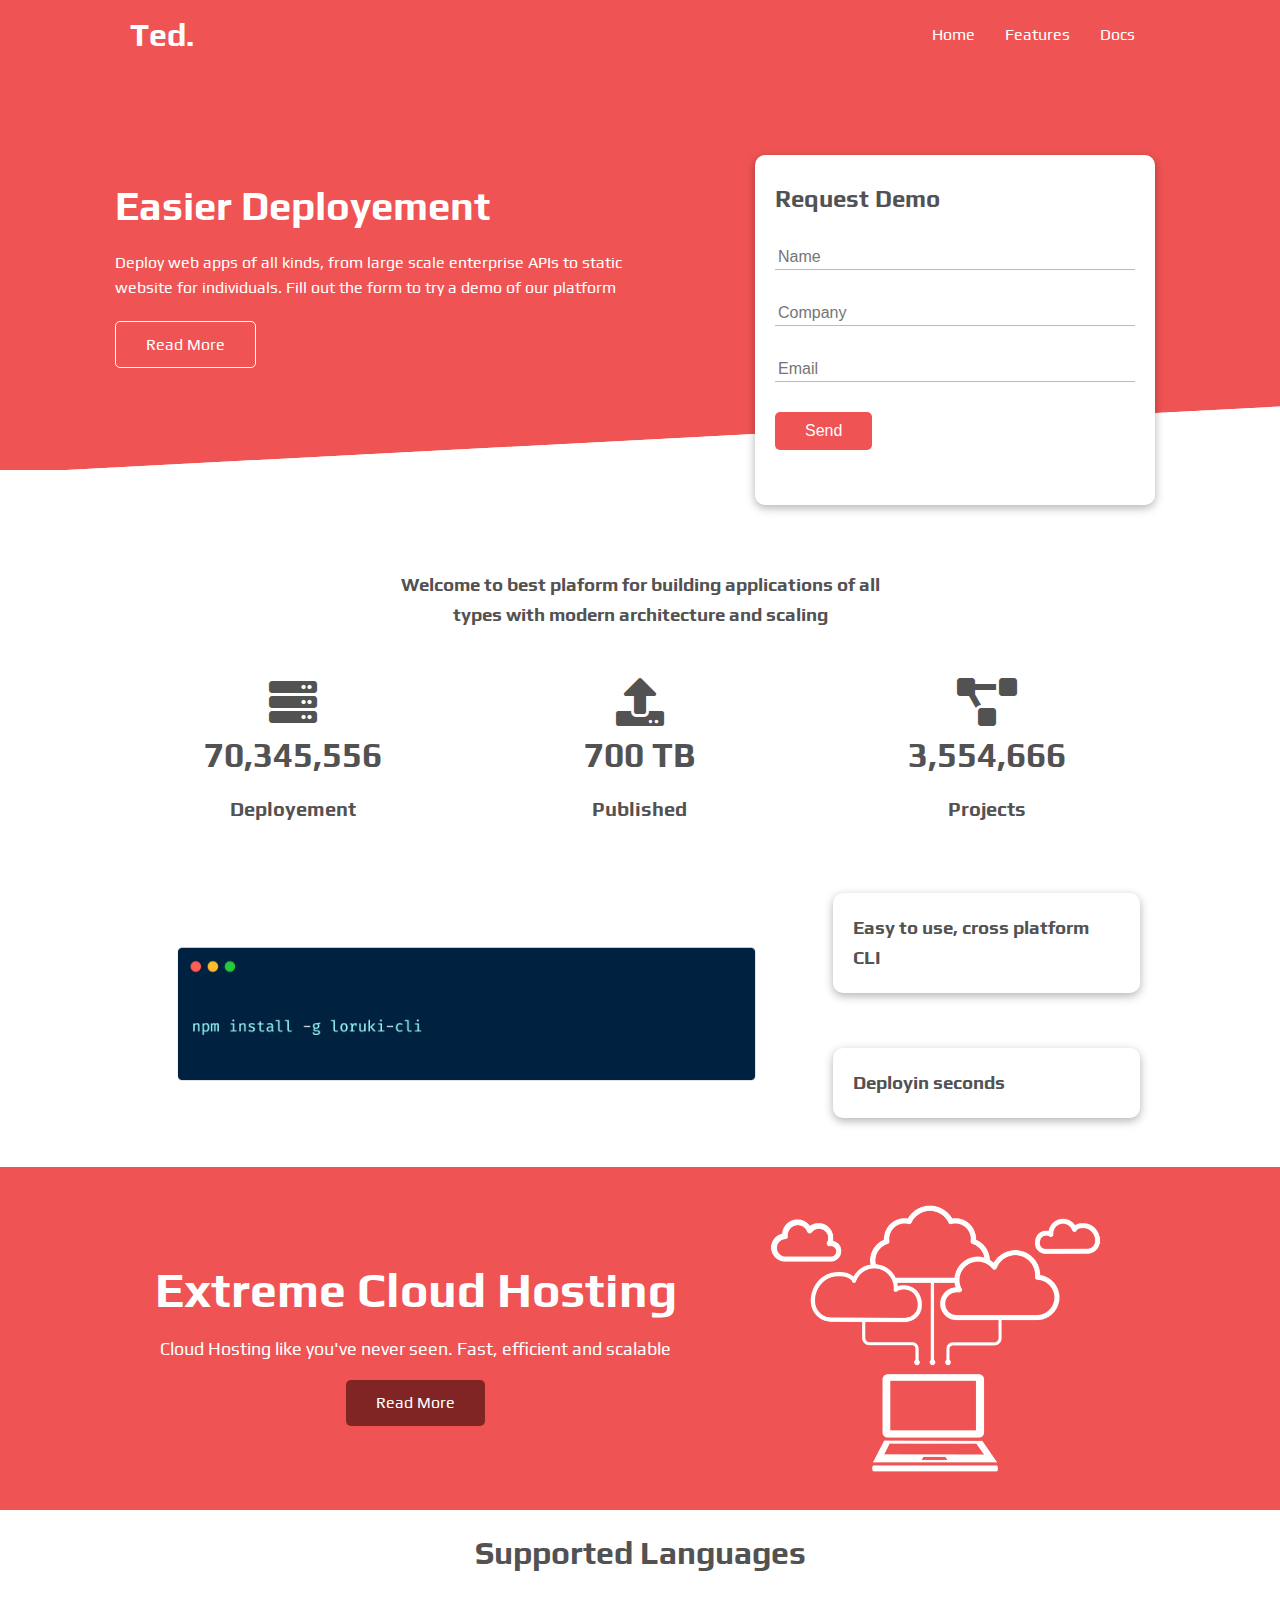
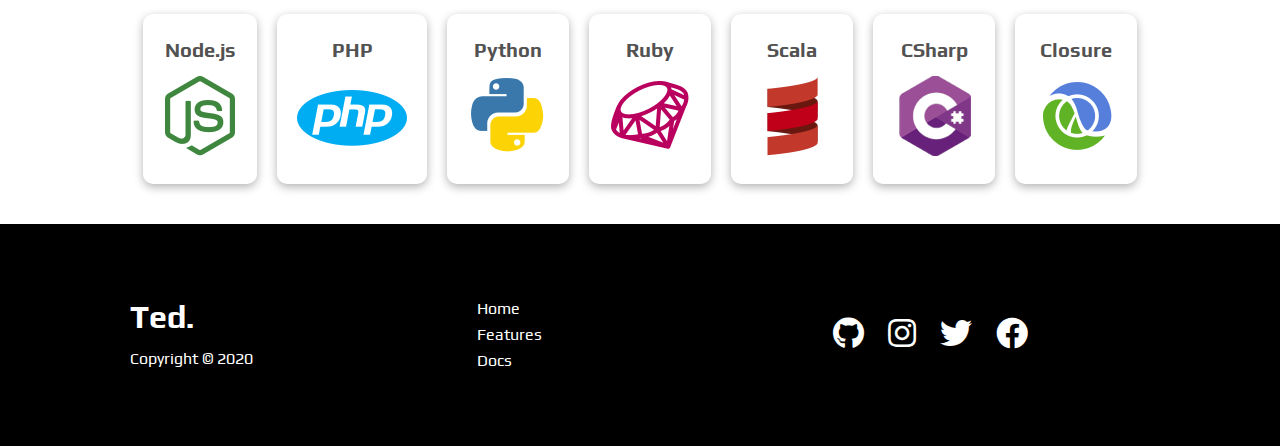
<file: index.html>
<!DOCTYPE html>
<html lang="en">
<head>
    <meta charset="UTF-8">
    <meta name="viewport" content="width=device-width, initial-scale=1.0">
    <link rel="stylesheet" href="./css/index.css">
    <link rel="stylesheet" href="./css/utilities.css">
    <link rel="shortcut icon" href="./images/ted.jpg" type="image/x-icon">
    <link rel="stylesheet" href="https://cdnjs.cloudflare.com/ajax/libs/font-awesome/5.13.0/css/all.min.css">
    <title>Ted Deployer | Cloud hosting for everyone</title>
</head>
<body>

    <div class="nav-bar">
        <div class="container flex">
            <h1 class="logo">Ted.</h1>
            <nav>
                <ul>
                    <li><a href="index.html">Home</a></li>
                    <li><a href="features.html">Features</a></li>
                    <li><a href="docs.html">Docs</a></li>
                </ul>
            </nav>
        </div>
    </div>

    <section class="showcase">
        <div class="container grid">
            <div class="showcase-text">
                <h1>Easier Deployement</h1>
                <p>Deploy web apps of all kinds, from large scale enterprise APIs to static website for individuals. Fill out the form to try a demo of our platform</p>
                <a href="features.html" class="btn btn-outline">Read More</a>
            </div>
            <div class="showcase-form card">
                <h2>Request Demo</h2>
                <form>
                    <div class="form-control">
                        <input type="text" name="name" placeholder="Name" required>
                    </div>
                    <div class="form-control">
                        <input type="text" name="Company" placeholder="Company" required>
                    </div>
                    <div class="form-control">
                        <input type="email" name="email" placeholder="Email" required>
                    </div>
                    <input type="submit" value="Send" class="btn btn-primary">
                </form>
            </div>
        </div>
    </section>

    <section class="stats">
        <div class="container">
            <h3 class="stats-heading text-center">
                Welcome to best plaform for building applications of all types with modern architecture and scaling
            </h3>
            <div class="grid grid3 text-center my-4">
                <div>
                    <i class="fas fa-server fa-3x"></i>
                    <h3>70,345,556</h3>
                    <p class="text-secondary">Deployement</p>
                </div>
                <div>
                    <i class="fas fa-upload fa-3x"></i>
                    <h3>700 TB</h3>
                    <p class="text-secondary">Published</p>
                </div>
                <div>
                    <i class="fas fa-project-diagram fa-3x"></i>
                    <h3>3,554,666</h3>
                    <p class="text-secondary">Projects</p>
                </div>
            </div>
        </div>
    </section>

    <section class="cli">
        <div class="container grid">
            <img src="./images/cli.png" alt="">
            <div class="card">
                <h3>Easy to use, cross platform CLI</h3>
            </div>
            <div class="card">
                <h3>Deployin seconds</h3>
            </div>
        </div>
    </section>

    <section class="cloud bg-primary my-2 py-2">
        <div class="container grid">
            <div class="text-center">
                <h2 class="lg">Extreme Cloud Hosting</h2>
                <p class="lead my-1">Cloud Hosting like you've never seen. Fast, efficient and scalable</p>
                <a href="features.html" class="btn btn-dark">Read More</a>
            </div>
            <img src="./images/cloud.png" alt="">
        </div>
    </section>

    <section class="languages"> 
        <h2 class="md text-center my-2">Supported Languages</h2>
        <div class="container flex">
            <div class="card">
                <h4>Node.js</h4>
                <img src="./images/logos/node.png" alt="">
            </div>
            <div class="card">
                <h4>PHP</h4>
                <img src="./images/logos/php.png" alt="">
            </div>
            <div class="card">
                <h4>Python</h4>
                <img src="./images/logos/python.png" alt="">
            </div>
            <div class="card">
                <h4>Ruby</h4>
                <img src="./images/logos/ruby.png" alt="">
            </div>
            <div class="card">
                <h4>Scala</h4>
                <img src="./images/logos/scala.png" alt="">
            </div>
            <div class="card">
                <h4>CSharp</h4>
                <img src="./images/logos/csharp.png" alt="">
            </div>
            <div class="card">
                <h4>Closure</h4>
                <img src="./images/logos/clojure.png" alt="">
            </div>
            <!-- <div class="card">
                <h4>Go</h4>
                <img src="./images/logos/go.png" alt="">
            </div> -->
        </div>
    </section>

    <footer class="footer bg-dark py-5">
        <div class="container grid grid3">
            <div>
                <h1>Ted.</h1>
                <p>Copyright &copy; 2020</p>
            </div>
            <nav>
                <ul>
                    <li><a href="index.html">Home</a></li>
                    <li><a href="features.html">Features</a></li>
                    <li><a href="docs.html"></a>Docs</li>
                </ul>
            </nav>
            <div class="social">
                <a href="#"><i class="fab fa-github fa-2x"></i></a>
                <a href="#"><i class="fab fa-instagram fa-2x"></i></a>
                <a href="#"><i class="fab fa-twitter fa-2x"></i></a>
                <a href="#"><i class="fab fa-facebook fa-2x"></i></a>
            </div>
        </div>
    </footer>
</body>
</html>
</file>
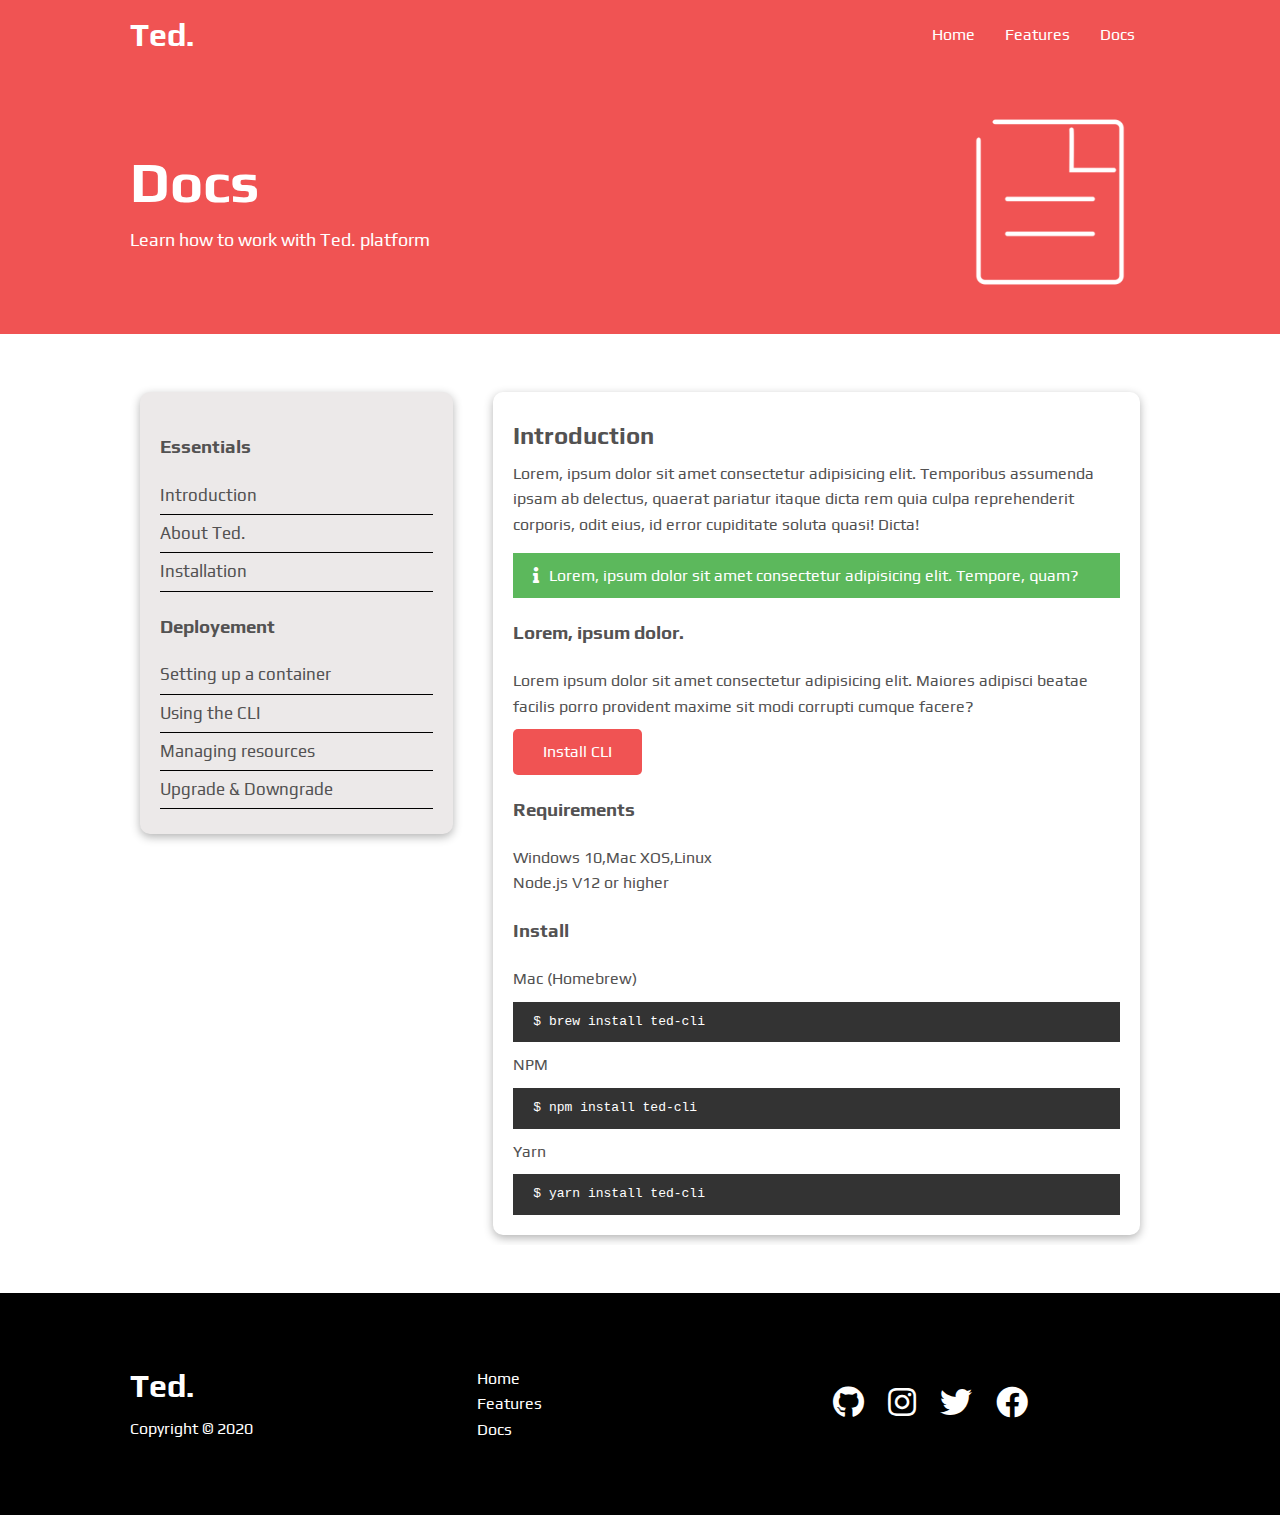
<file: docs.html>
<!DOCTYPE html>
<html lang="en">
<head>
    <meta charset="UTF-8">
    <meta name="viewport" content="width=device-width, initial-scale=1.0">
    <link rel="stylesheet" href="./css/index.css">
    <link rel="stylesheet" href="./css/utilities.css">
    <link rel="shortcut icon" href="./images/ted.jpg" type="image/x-icon">
    <link rel="stylesheet" href="https://cdnjs.cloudflare.com/ajax/libs/font-awesome/5.13.0/css/all.min.css">
    <title>Ted Deployer | Cloud hosting for everyone</title>
</head>
<body>

    <div class="nav-bar">
        <div class="container flex">
            <h1 class="logo">Ted.</h1>
            <nav>
                <ul>
                    <li><a href="index.html">Home</a></li>
                    <li><a href="features.html">Features</a></li>
                    <li><a href="docs.html">Docs</a></li>
                </ul>
            </nav>
        </div>
    </div>

    <section class="docs-head bg-primary py-3">
        <div class="container grid">
            <div>
                <h1 class="xl">Docs</h1>
                <p class="lead">
                   Learn how to work with Ted. platform
                </p>
            </div>
            <img src="./images/docs.png" alt="">
        </div>
    </section>

    <section class="docs-main my-4">
        <div class="container grid">
            <div class="card bg-light p-3">
                <h3 class="my-2">Essentials</h3>
                <nav>
                    <ul>
                        <li><a class="text-primary" href="#">Introduction</a></li>
                        <li><a href="#">About Ted.</a></li>
                        <li><a href="#">Installation</a></li>
                    </ul>
                </nav>

                <h3 class="my-2">Deployement</h3>
                <nav>
                    <ul>
                        <li><a href="#">Setting up a container</a></li>
                        <li><a href="#">Using the CLI</a></li>
                        <li><a href="#">Managing resources</a></li>
                        <li><a href="#">Upgrade & Downgrade</a></li>
                    </ul>
                </nav>
            </div>

            <div class="card"> 
                <h2>Introduction</h2>
                <p>Lorem, ipsum dolor sit amet consectetur adipisicing elit. Temporibus assumenda ipsam ab delectus, quaerat pariatur itaque dicta rem quia culpa reprehenderit corporis, odit eius, id error cupiditate soluta quasi! Dicta!</p> 

                <div class="alert alert-success">
                    <i class="fas fa-info"></i>Lorem, ipsum dolor sit amet consectetur adipisicing elit. Tempore, quam?
                </div>

                <h3>Lorem, ipsum dolor.</h3>
                <p>Lorem ipsum dolor sit amet consectetur adipisicing elit. Maiores adipisci beatae facilis porro provident maxime sit modi corrupti cumque facere?</p>
                <a href="#" class="btn btn-primary">Install CLI</a>

                <h3>Requirements</h3>
                <ul>
                    <li>Windows 10,Mac XOS,Linux</li>
                    <li>Node.js V12 or higher</li>
                </ul>

                <h3>Install</h3>
                <p>Mac (Homebrew)</p>
                <pre><code>$ brew install ted-cli</code></pre>
                <p>NPM</p>
                <pre><code>$ npm install ted-cli</code></pre>
                <p>Yarn</p>
                <pre><code>$ yarn install ted-cli</code></pre>

            </div>
        </div>
    </section>

    <footer class="footer bg-dark py-5">
        <div class="container grid grid3">
            <div>
                <h1>Ted.</h1>
                <p>Copyright &copy; 2020</p>
            </div>
            <nav>
                <ul>
                    <li><a href="index.html">Home</a></li>
                    <li><a href="features.html">Features</a></li>
                    <li><a href="docs.html"></a>Docs</li>
                </ul>
            </nav>
            <div class="social">
                <a href="#"><i class="fab fa-github fa-2x"></i></a>
                <a href="#"><i class="fab fa-instagram fa-2x"></i></a>
                <a href="#"><i class="fab fa-twitter fa-2x"></i></a>
                <a href="#"><i class="fab fa-facebook fa-2x"></i></a>
            </div>
        </div>
    </footer>
</body>
</html>
</file>
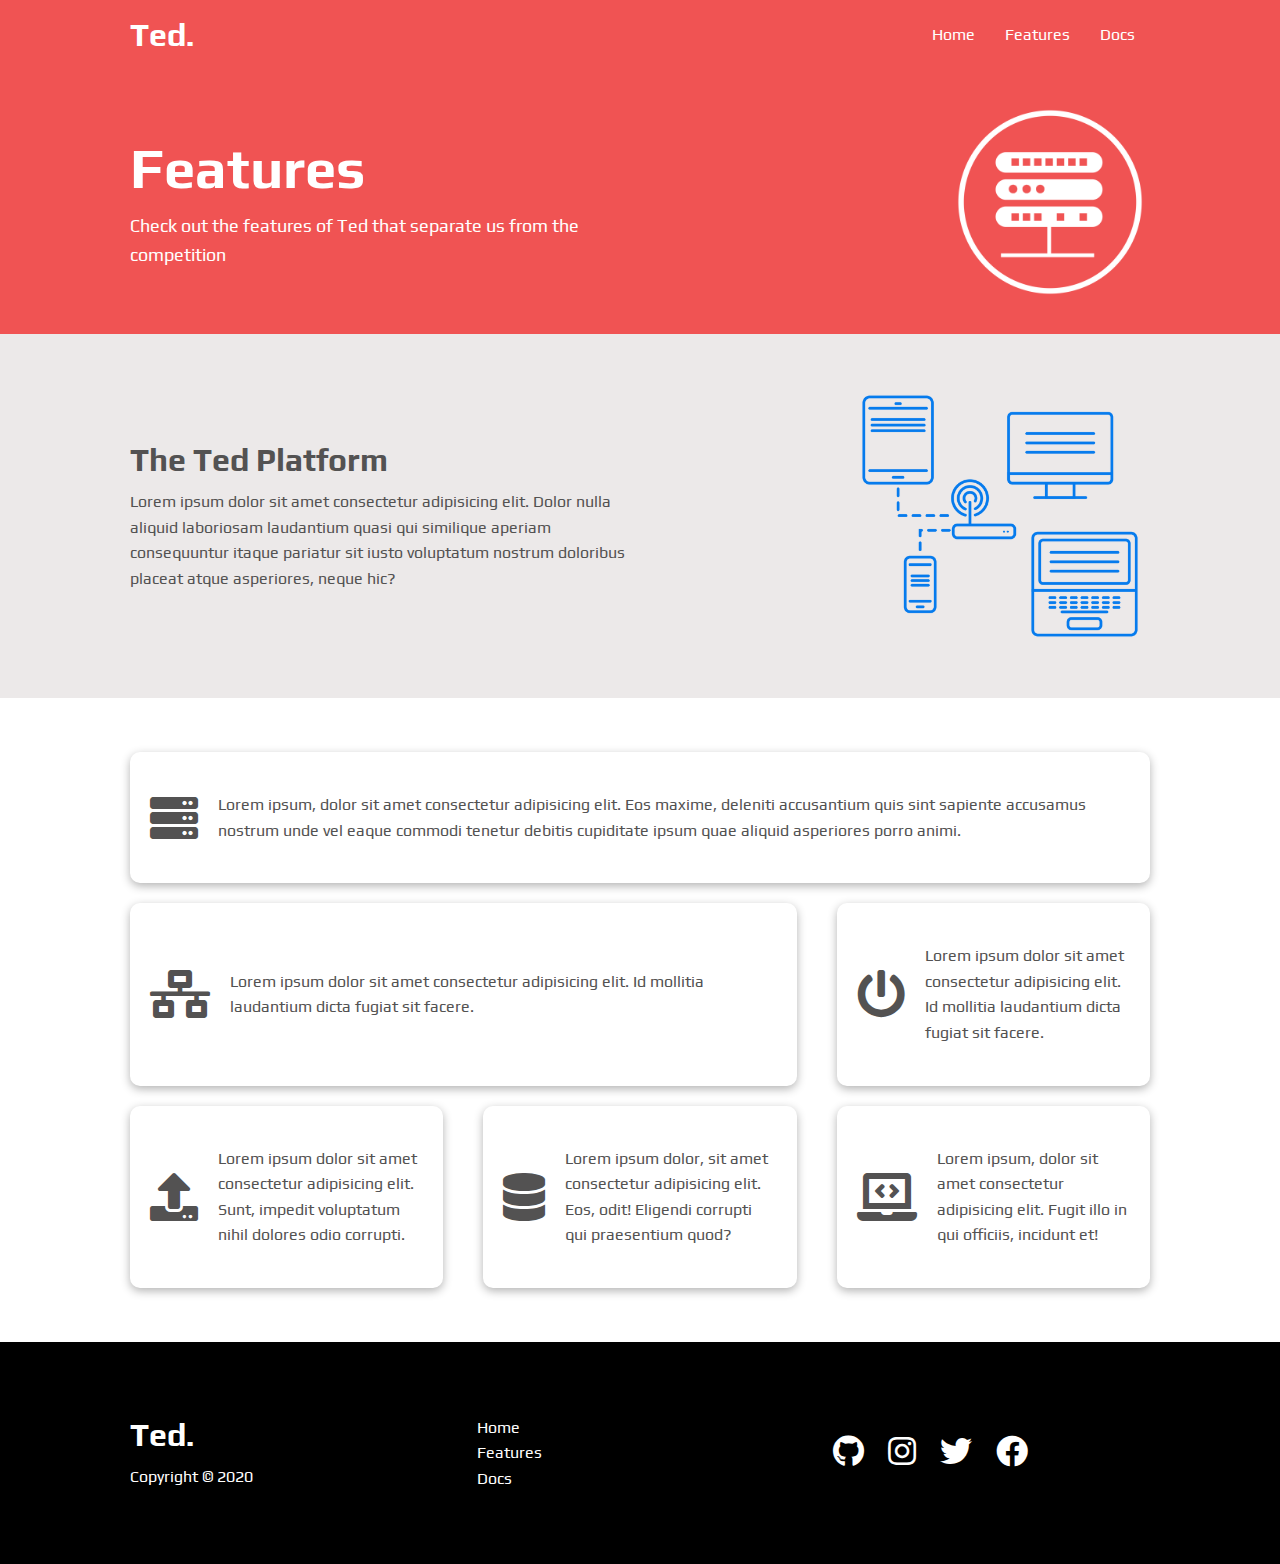
<file: features.html>
<!DOCTYPE html>
<html lang="en">
<head>
    <meta charset="UTF-8">
    <meta name="viewport" content="width=device-width, initial-scale=1.0">
    <link rel="stylesheet" href="./css/index.css">
    <link rel="stylesheet" href="./css/utilities.css">
    <link rel="shortcut icon" href="./images/ted.jpg" type="image/x-icon">
    <link rel="stylesheet" href="https://cdnjs.cloudflare.com/ajax/libs/font-awesome/5.13.0/css/all.min.css">
    <title>Ted Deployer | Cloud hosting for everyone</title>
</head>
<body>

    <div class="nav-bar">
        <div class="container flex">
            <h1 class="logo">Ted.</h1>
            <nav>
                <ul>
                    <li><a href="index.html">Home</a></li>
                    <li><a href="features.html">Features</a></li>
                    <li><a href="docs.html">Docs</a></li>
                </ul>
            </nav>
        </div>
    </div>

    <section class="features-head bg-primary py-3">
        <div class="container grid">
            <div>
                <h1 class="xl">Features</h1>
                <p class="lead">
                    Check out the features of Ted that separate us from the competition
                </p>
            </div>
            <img src="./images/server.png" alt="">
        </div>
    </section>
   
    <section class="features-subhead bg-light py-3">
        <div class="container grid">
            <div>
                <h1 class="md">The Ted Platform</h1>
                <p>Lorem ipsum dolor sit amet consectetur adipisicing elit. Dolor nulla aliquid laboriosam laudantium quasi qui similique aperiam consequuntur itaque pariatur sit iusto voluptatum nostrum doloribus placeat atque asperiores, neque hic?</p>
            </div>
            <img src="./images/server2.png" alt="">
        </div>
    </section>

    <section class="features-main my-2">
        <div class="container grid grid3">
            <div class="card flex">
                <i class="fas fa-server fa-3x"></i>
                <p>Lorem ipsum, dolor sit amet consectetur adipisicing elit. Eos maxime, deleniti accusantium quis sint sapiente accusamus nostrum unde vel eaque commodi tenetur debitis cupiditate ipsum quae aliquid asperiores porro animi. </p>
            </div>
            <div class="card flex">
                <i class="fas fa-network-wired fa-3x"></i>
                <p>Lorem ipsum dolor sit amet consectetur adipisicing elit. Id mollitia laudantium dicta fugiat sit facere.</p>
            </div>
            <div class="card flex">
                <i class="fas fa-power-off fa-3x"></i>
                <p>Lorem ipsum dolor sit amet consectetur adipisicing elit. Id mollitia laudantium dicta fugiat sit facere.</p>
            </div>
            <div class="card flex">
                <i class="fas fa-upload fa-3x"></i>
                <p>Lorem ipsum dolor sit amet consectetur adipisicing elit. Sunt, impedit voluptatum nihil dolores odio corrupti.</p>
            </div>
            <div class="card flex">
                <i class="fas fa-database fa-3x"></i>
                <p>Lorem ipsum dolor, sit amet consectetur adipisicing elit. Eos, odit! Eligendi corrupti qui praesentium quod?</p>
            </div>
            <div class="card flex">
                <i class="fas fa-laptop-code fa-3x"></i>
                <p>Lorem ipsum, dolor sit amet consectetur adipisicing elit. Fugit illo in qui officiis, incidunt et!</p>
            </div>
        </div>
    </section>

    <footer class="footer bg-dark py-5">
        <div class="container grid grid3">
            <div>
                <h1>Ted.</h1>
                <p>Copyright &copy; 2020</p>
            </div>
            <nav>
                <ul>
                    <li><a href="index.html">Home</a></li>
                    <li><a href="features.html">Features</a></li>
                    <li><a href="docs.html"></a>Docs</li>
                </ul>
            </nav>
            <div class="social">
                <a href="#"><i class="fab fa-github fa-2x"></i></a>
                <a href="#"><i class="fab fa-instagram fa-2x"></i></a>
                <a href="#"><i class="fab fa-twitter fa-2x"></i></a>
                <a href="#"><i class="fab fa-facebook fa-2x"></i></a>
            </div>
        </div>
    </footer>
</body>
</html>
</file>
<file: css/index.css>
@import url('https://fonts.googleapis.com/css2?family=Play&display=swap');

:root{
    --primary-color:#f05353;
    --secondary-color:#e07878;
    --dark-color:#000000;
    --text-color: #535252;
    --success-color:#5cb85c;
    --danger-color:#d9534f;
}

*{
    box-sizing: border-box;
    padding: 0;
    margin: 0;
}

body{
    font-family: 'Play', sans-serif;
    color: var(--text-color);
    line-height: 1.6;
} 

 /* Navbar */
ul{
    list-style-type: none;
}
a{
    text-decoration: none;
    color: var(--text-color);
}
h1,h2{
    line-height: 1.2;
    font-weight: 900;
    margin: 10px 0;
}
p{
    margin: 10px 0;
}
img{
    width: 100%;
}
pre,code{
    background: #333;
    color: #fff;
    padding: 10px;
}
.nav-bar{
    background-color: var(--primary-color);
    color: white;
    height: 70px;
}
.nav-bar .flex{
    display: flex;
    justify-content: space-between;
    align-items: center;    
    height: 100%;
}
.nav-bar ul{
    display: flex;
}
.nav-bar a{
    color: white;
    padding: 10px;
    margin: 0 5px;
}
.nav-bar a:hover{
    border-bottom: 2px solid #fff;
}

/* cases */
.showcase{
    height: 400px;
    background-color: var(--primary-color);
    color: white;
    position: relative;
}
.showcase h1{
    font-size: 40px;
}
.showcase p{
    margin: 20px 0;
}
.showcase .grid{
    overflow: visible;
    grid-template-columns: 55% 45%;
    gap:30px;
}
.showcase-form{
    position: relative;
    top: 60px;
    height: 350px;
    width: 400px;
    padding: 40px;
    z-index: 100;
    justify-self:flex-end;
    animation: slideRight 1s ease-in;
}
.showcase-form .form-control{
    margin: 30px 0;
}
.showcase-form input[type='text'],
.showcase-form input[type='email']{
    border: 0;
    border-bottom: 1px solid #b4becb;
    width: 100%;
    padding: 3px;
    font-size: 16px;
}
.showcase-form input:focus{
    outline: none;
}
.showcase::before,
.showcase::after{
    content: '';
    position: absolute;
    height: 100px;
    right: 0;
    left: 0;
    bottom: -70px;
    background: white;
    -webkit-transform: skewY(-3deg);
    -ms-transform: skewY(-3deg);
    -moz-transform: skewY(-3deg);
}
.showcase-text{
    animation: slideLeft 1s ease-in;
}
/* stats */
.stats{
    padding-top: 100px;
    animation: slideBottom 1s ease-in;
}
.stats-heading{
    max-width: 500px; 
    margin: auto;
}
.stats .grid h3{
 font-size: 35px;
}
.stats .grid p{
    font-size: 20px;
    font-weight: bold;
}

/* cli */
.cli .grid{
    grid-template-columns: repeat(3,1fr);
    grid-template-rows: repeat(2,1fr);
}
.cli .grid > *:first-child{
    grid-column: 1/3;
    grid-row: 1/3;
}

/* cloud */
.cloud .grid{
    grid-template-columns: 4fr 3fr;
}

.languages .flex{
    flex-wrap: wrap;
}
.languages .card{
    text-align: center;
    margin: 18px 10px 40px;
    transition: transform 0.2s ease-in;
}
.languages .card h4{
    font-size: 20px;
    margin-bottom: 10px;
}

.languages .card:hover{
    transform: translateY(-15px);
}

.footer .social a{
    margin: 0 10px;
}

.features-head img{
    width: 200px;
    justify-self: flex-end;
}

.features-subhead img{
    width: 300px;
    justify-self: flex-end;
}

.features-main .card> i{
    margin-right: 20px;
}
.features-main .grid{
    padding: 30px;
}
.features-main .grid> *:first-child{
    grid-column: 1/4;
}
.features-main .grid> *:nth-child(2){
    grid-column: 1/3;
}

.docs-head img{
    width: 200px;
    justify-self: flex-end;
}
.docs-main h3{
    margin: 20px 0;
}
.docs-main .grid{
    grid-template-columns: 1fr 2fr;
    align-items: flex-start;
}
.docs-main nav li{
    font-size: 17px;
    padding-bottom: 5px;
    margin-bottom: 5px;
    border-bottom: 1px solid rgb(0, 0, 0);
}
.docs-main a:hover{
    font-weight: bold;
}

@keyframes slideLeft{
    0%{
        transform: translateX(-100%);
    }
    100%{
        transform: translateX(0);
    }
}
@keyframes slideRight{
    0%{
        transform: translateX(100%);
    }
    100%{
        transform: translateX(0);
    }
}
@keyframes slideTop{
    0%{
        transform: translateY(-100%);
    }
    100%{
        transform: translateX(0);
    }
}
@keyframes slideBottom{
    0%{
        transform: translateY(100%);
    }
    100%{
        transform: translateX(0);
    }
}



@media(max-width:768px){
    .grid,
    .showcase .grid,
    .stats .grid,
    .cli .grid,
    .cloud .grid,
    .features-main .grid,
    .docs-main .grid{
        grid-template-columns: 1fr;
        grid-template-rows: 1fr;
    }
    .showcase{
        height: auto;
    }
    .showcase-text{
        text-align: center;
        margin-top: 40px;
        animation: slideTop 1s ease-in;
    }
    .showcase-form{
        justify-self: center;
        margin: auto;
        animation: slideBottom 1s ease-in;
    }
    .cli .grid > *:first-child{
        grid-column: 1;
        grid-row: 1;
    }
    .features-head,
    .features-sub-head,
    .docs-head {
        text-align: center;
    }

   .features-head img,
   .features-subhead img,
   .docs-head img {
        justify-self: center;
    }
    .features-main .grid > *:first-child,
    .features-main .grid > *:nth-child(2) {
        grid-column: 1;
    }
}

@media(max-width:500px){
    .nav-bar{
        height: 110px;
    }
    .nav-bar .flex{
        flex-direction: column;
    }
    .nav-bar ul{
        padding: 10px;
        background-color: rgba(0, 0, 0, 0.1);
    }
    .features-head{
        height: 450px;
    }
    .features-head .grid,
    .features-subhead .grid,
    .docs-head .grid{
        grid-template-columns: 1fr;
        grid-template-rows: 1fr;
    }
    /* .features-head img,
    .features-subhead img{
        justify-self: center;
    } */
}
</file>
<file: css/utilities.css>
.container{
    max-width: 1100px;
    margin: 0 auto;
    overflow: auto;
    padding: 0 40px;
}
.flex{
    display: flex;
    justify-content: center;
    align-items: center;    
    height: 100%;
}
.grid{
    display: grid;
    grid-template-columns: repeat(2,1fr);
    gap: 20px;
    justify-content: center;
    align-items: center;
    height: 100%;
}
.grid3{
    grid-template-columns: repeat(3,1fr);
}
.text-center{
    text-align: center;
}

.m-1{
    margin: 1rem;
}
.m-2{
    margin: 1.5rem;
}
.m-3{
    margin: 2rem;
}
.m-4{
    margin: 3rem;
}
.m-5{
    margin: 4rem;
}

.my-1{
    margin: 1rem 0;
}
.my-2{
    margin: 1.5rem 0;
}
.my-3{
    margin: 2rem 0;
}
.my-4{
    margin: 3rem 0;
}
.my-5{
    margin: 4rem 0;
}

.p-1{
    padding: 1rem;
}
.p-2{
    padding: 1.5rem;
}
.p-3{
    padding: 2rem;
}
.p-4{
    padding: 3rem;
}
.p-5{
    padding: 4rem;
}

.py-1{
    padding: 1rem 0;
}
.py-2{
    padding: 1.5rem 0;
}
.py-3{
    padding: 2rem 0;
}
.py-4{
    padding: 3rem 0;
}
.py-5{
    padding: 4rem 0;
}

.btn{
    padding:10px 30px;
    border-radius: 5px;
    display: inline-block;
    cursor: pointer;
    color: white;
    background: var(--primary-color);
    border: none;
    font-size: 16px;
}
.btn-dark{
    background: rgb(129, 36, 36);
}
.btn-outline{
    background-color: transparent;
    border: 1px white solid;
}
.btn:hover{
    transform: scale(.98);
}
.card{
    background-color: white;
    color: var(--text-color);
    border-radius: 10px;
    box-shadow: 0 3px 10px rgba(0,0,0,0.3);
    padding: 20px;
    margin: 10px;
}
.bg-primary,
.btn-primary{
    background-color: var(--primary-color);
    color: white;
}
.bg-dark{
    background-color: var(--dark-color);
    color: white;
}
.bg-light{
    background-color: rgb(236, 233, 233);
}
.bg-primary a,
.btn-primary a,
.bg-dark a{
    color: white;
}
.sm{
    font-size: 1rem;
}
.md{
    font-size: 2rem;
}
.lg{
    font-size: 3rem;
}
.xl{
    font-size: 3.5rem;
}
.lead{
    font-size: 18px;
}
.alert{
    background-color: #eee6e6;
    padding: 10px 20px;
    font-weight: lighter;
    margin: 15px 0;
}
.alert i{
    margin-right: 10px;
}
.alert-success{
    background-color: var(--success-color);
    color: #fff;
}
.alert-error{
    background-color: var(--danger-color);
    color: #fff;
}
</file>
